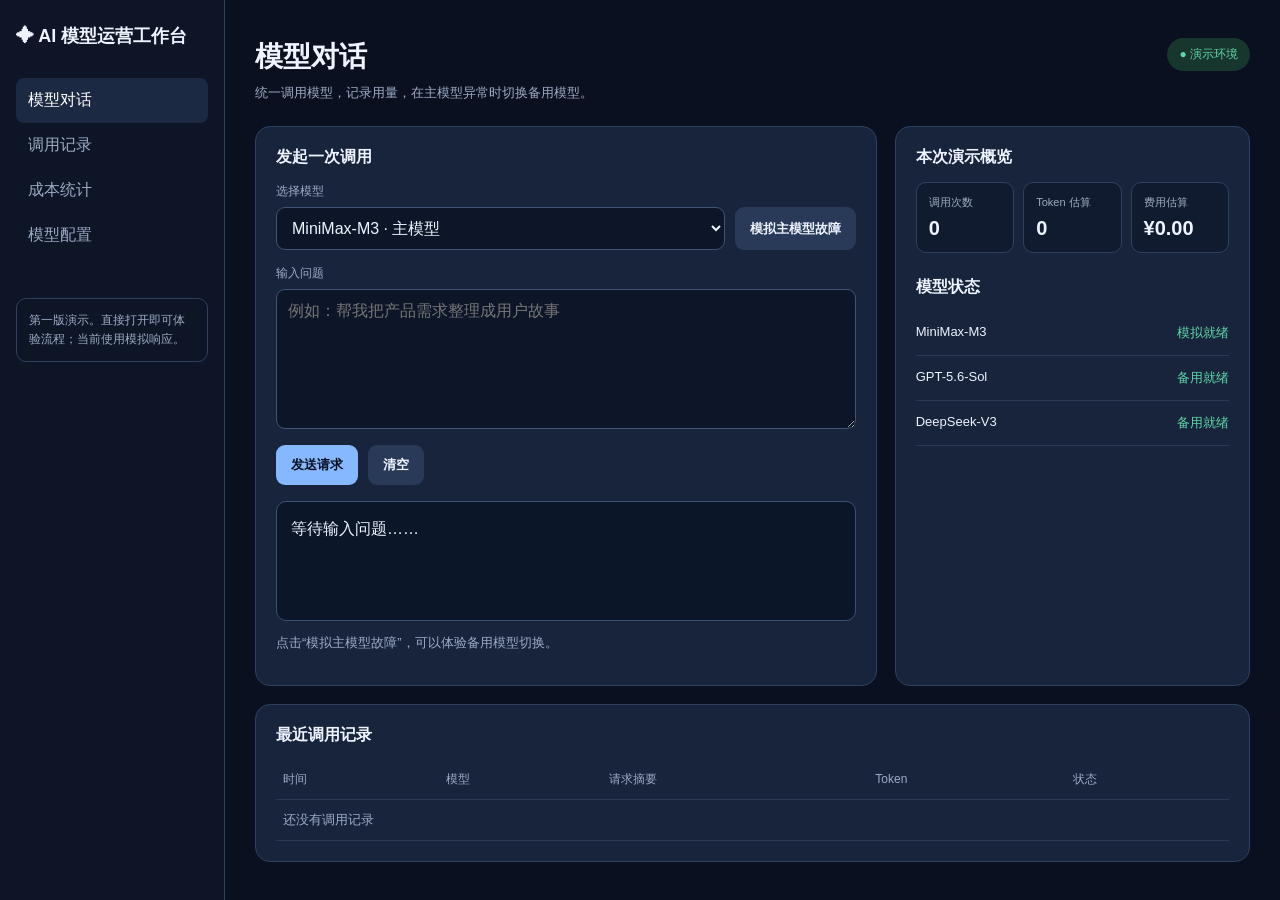
<file: index.html>
<!doctype html>
<html lang="zh-CN">
<head>
  <meta charset="UTF-8">
  <meta name="viewport" content="width=device-width, initial-scale=1">
  <title>AI 模型运营工作台</title>
  <style>
    :root { font-family: Segoe UI, Microsoft YaHei, sans-serif; color: #eef3ff; background: #0b1020; }
    * { box-sizing: border-box; } body { margin: 0; }
    .app { display: grid; grid-template-columns: 225px 1fr; min-height: 100vh; }
    aside { padding: 24px 16px; background: #0d1527; border-right: 1px solid #30415f; }
    .brand { font-size: 18px; font-weight: bold; margin-bottom: 30px; }
    nav div { padding: 12px; color: #9eabc4; border-radius: 8px; } nav .active { background: #1c2942; color: #fff; }
    .note { margin-top: 40px; border: 1px solid #30415f; border-radius: 10px; padding: 12px; color: #9eabc4; font-size: 12px; line-height: 1.6; }
    main { padding: 30px; max-width: 1300px; width: 100%; margin: auto; }
    header { display: flex; justify-content: space-between; margin-bottom: 24px; } h1 { margin: 0 0 8px; font-size: 28px; } h2 { font-size: 16px; margin-top: 0; }
    .muted, label { color: #9eabc4; } .muted { font-size: 13px; } label { display: block; margin: 15px 0 7px; font-size: 12px; }
    .tag { color: #60d6a8; background: #17362d; padding: 8px 12px; height: max-content; border-radius: 100px; font-size: 12px; }
    .grid { display: grid; grid-template-columns: minmax(0, 1.4fr) minmax(310px, .8fr); gap: 18px; }
    .card { background: #17243c; border: 1px solid #30415f; border-radius: 15px; padding: 20px; }
    select, textarea { width: 100%; background: #0d1628; color: #eef3ff; border: 1px solid #405372; border-radius: 9px; padding: 11px; font: inherit; }
    textarea { min-height: 140px; resize: vertical; } .row { display: flex; gap: 10px; } .row select { flex: 1; }
    button { border: 0; border-radius: 9px; padding: 11px 15px; background: #86b8ff; color: #081224; font-weight: bold; cursor: pointer; }
    button.secondary { background: #293a59; color: #eef3ff; } button:disabled { opacity: .5; }
    #result { white-space: pre-wrap; margin-top: 16px; min-height: 120px; padding: 14px; background: #0c1629; border: 1px solid #3a5070; border-radius: 10px; line-height: 1.6; }
    .metrics { display: grid; grid-template-columns: repeat(3, 1fr); gap: 9px; } .metric { background: #101b2f; border: 1px solid #30415f; border-radius: 10px; padding: 12px; }
    .metric span { display: block; color: #9eabc4; font-size: 11px; } .metric strong { display: block; margin-top: 7px; font-size: 20px; }
    .model { display: flex; justify-content: space-between; border-bottom: 1px solid #2a3955; padding: 13px 0; font-size: 13px; }
    .pill { color: #60d6a8; } .warn { color: #ffc478; } .full { margin-top: 18px; }
    table { border-collapse: collapse; width: 100%; font-size: 12px; } th, td { text-align: left; padding: 11px 7px; border-bottom: 1px solid #2a3955; } th { color: #9eabc4; font-weight: normal; }
    @media (max-width: 900px) { .app { grid-template-columns: 1fr; } aside { display: none; } main { padding: 20px; } .grid { grid-template-columns: 1fr; } }
  </style>
</head>
<body>
<div class="app">
  <aside><div class="brand">✦ AI 模型运营工作台</div><nav><div class="active">模型对话</div><div>调用记录</div><div>成本统计</div><div>模型配置</div></nav><div class="note">第一版演示。直接打开即可体验流程；当前使用模拟响应。</div></aside>
  <main>
    <header><div><h1>模型对话</h1><div class="muted">统一调用模型，记录用量，在主模型异常时切换备用模型。</div></div><span class="tag">● 演示环境</span></header>
    <div class="grid">
      <section class="card"><h2>发起一次调用</h2><label for="model">选择模型</label><div class="row"><select id="model"><option value="MiniMax-M3">MiniMax-M3 · 主模型</option><option value="GPT-5.6-Sol">GPT-5.6-Sol · 备用模型</option><option value="DeepSeek-V3">DeepSeek-V3 · 备用模型</option></select><button class="secondary" id="fail">模拟主模型故障</button></div><label for="prompt">输入问题</label><textarea id="prompt" placeholder="例如：帮我把产品需求整理成用户故事"></textarea><div class="row" style="margin-top:12px"><button id="send">发送请求</button><button class="secondary" id="clear">清空</button></div><div id="result">等待输入问题……</div><p class="muted">点击“模拟主模型故障”，可以体验备用模型切换。</p></section>
      <section class="card"><h2>本次演示概览</h2><div class="metrics"><div class="metric"><span>调用次数</span><strong id="calls">0</strong></div><div class="metric"><span>Token 估算</span><strong id="tokens">0</strong></div><div class="metric"><span>费用估算</span><strong id="cost">¥0.00</strong></div></div><h2 style="margin-top:24px">模型状态</h2><div class="model">MiniMax-M3 <span class="pill" id="state">模拟就绪</span></div><div class="model">GPT-5.6-Sol <span class="pill">备用就绪</span></div><div class="model">DeepSeek-V3 <span class="pill">备用就绪</span></div></section>
    </div>
    <section class="card full"><h2>最近调用记录</h2><table><thead><tr><th>时间</th><th>模型</th><th>请求摘要</th><th>Token</th><th>状态</th></tr></thead><tbody id="history"><tr id="empty"><td colspan="5" class="muted">还没有调用记录</td></tr></tbody></table></section>
  </main>
</div>
<script>
  const el = id => document.getElementById(id); let down = false, total = 0, count = 0;
  el('fail').onclick = () => { down = !down; el('fail').textContent = down ? '恢复主模型' : '模拟主模型故障'; el('state').textContent = down ? '模拟故障' : '模拟就绪'; el('state').className = down ? 'warn' : 'pill'; };
  el('clear').onclick = () => { el('prompt').value = ''; el('result').textContent = '等待输入问题……'; };
  el('send').onclick = () => {
    const prompt = el('prompt').value.trim(); if (!prompt) { el('result').textContent = '请先输入问题。'; return; }
    const chosen = el('model').value, actual = chosen === 'MiniMax-M3' && down ? 'GPT-5.6-Sol' : chosen;
    el('send').disabled = true; el('send').textContent = '调用中…'; el('result').textContent = '正在调用 ' + actual + '（模拟）…';
    setTimeout(() => {
      const tokens = Math.max(90, Math.round(prompt.length * 4.2)); count++; total += tokens;
      el('result').textContent = '【' + actual + ' · 模拟响应】\n\n已收到你的问题：\n' + prompt + '\n\n第一版已展示模型选择、备用切换、调用记录和用量面板。';
      el('calls').textContent = count; el('tokens').textContent = total.toLocaleString(); el('cost').textContent = '¥' + (total * .00025).toFixed(2); el('empty')?.remove();
      const row = document.createElement('tr'); [new Date().toLocaleTimeString('zh-CN', {hour12:false}), actual, prompt.slice(0,25), '≈ ' + tokens, '模拟成功'].forEach(value => { const cell = document.createElement('td'); cell.textContent = value; row.append(cell); }); el('history').prepend(row);
      el('send').disabled = false; el('send').textContent = '发送请求';
    }, 600);
  };
</script>
</body></html>
</file>
